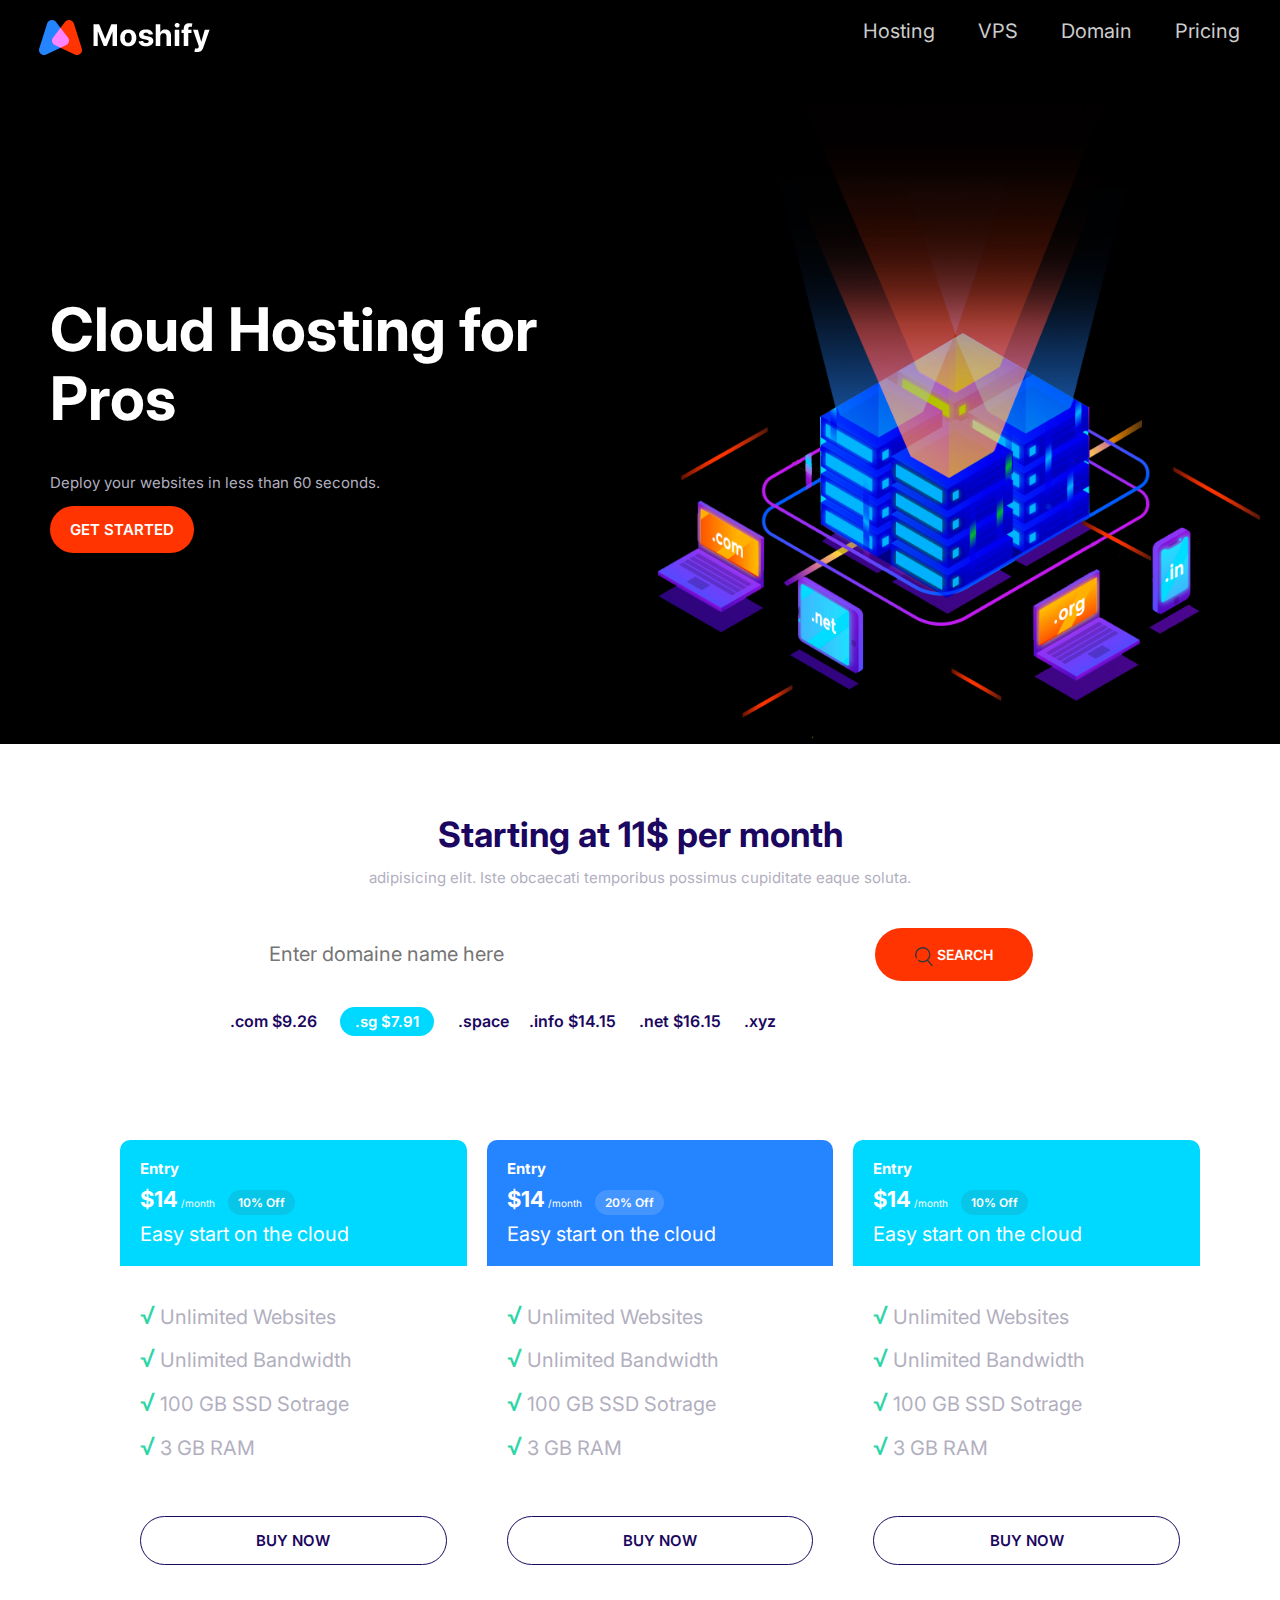
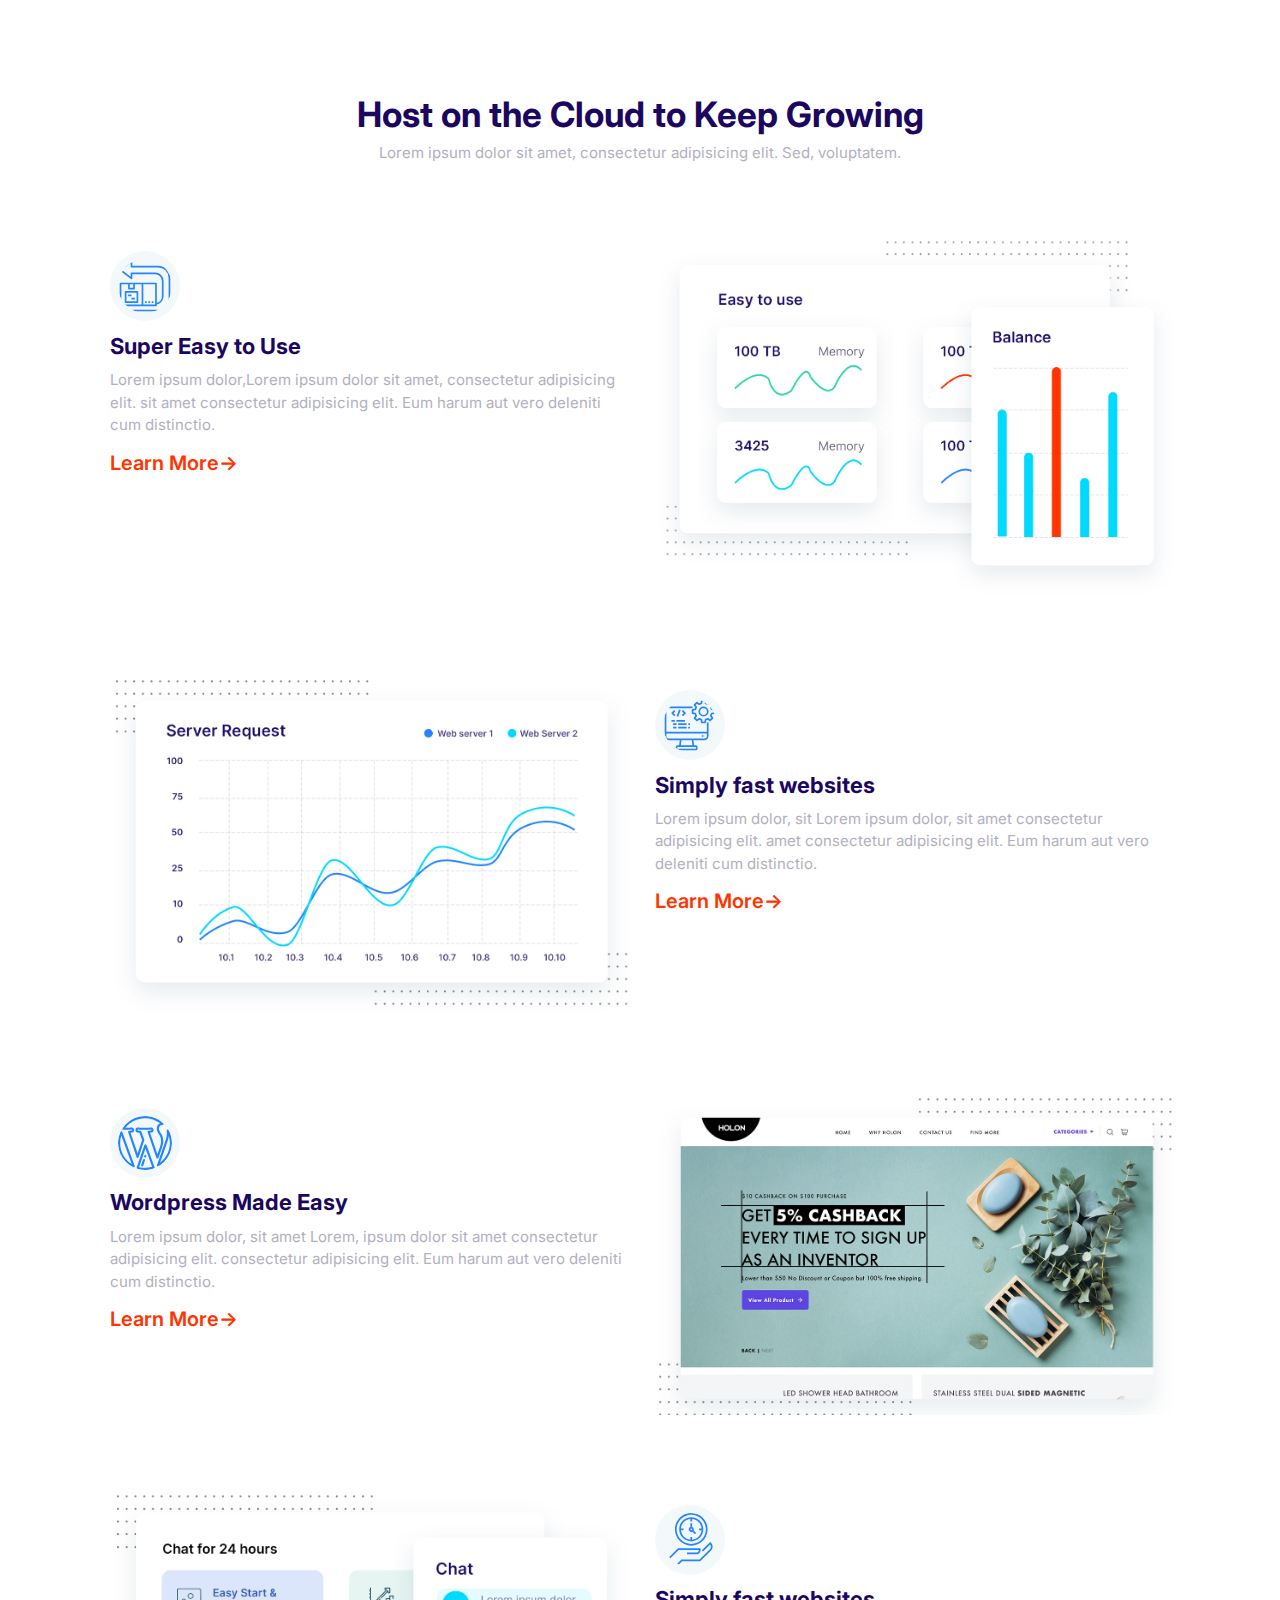
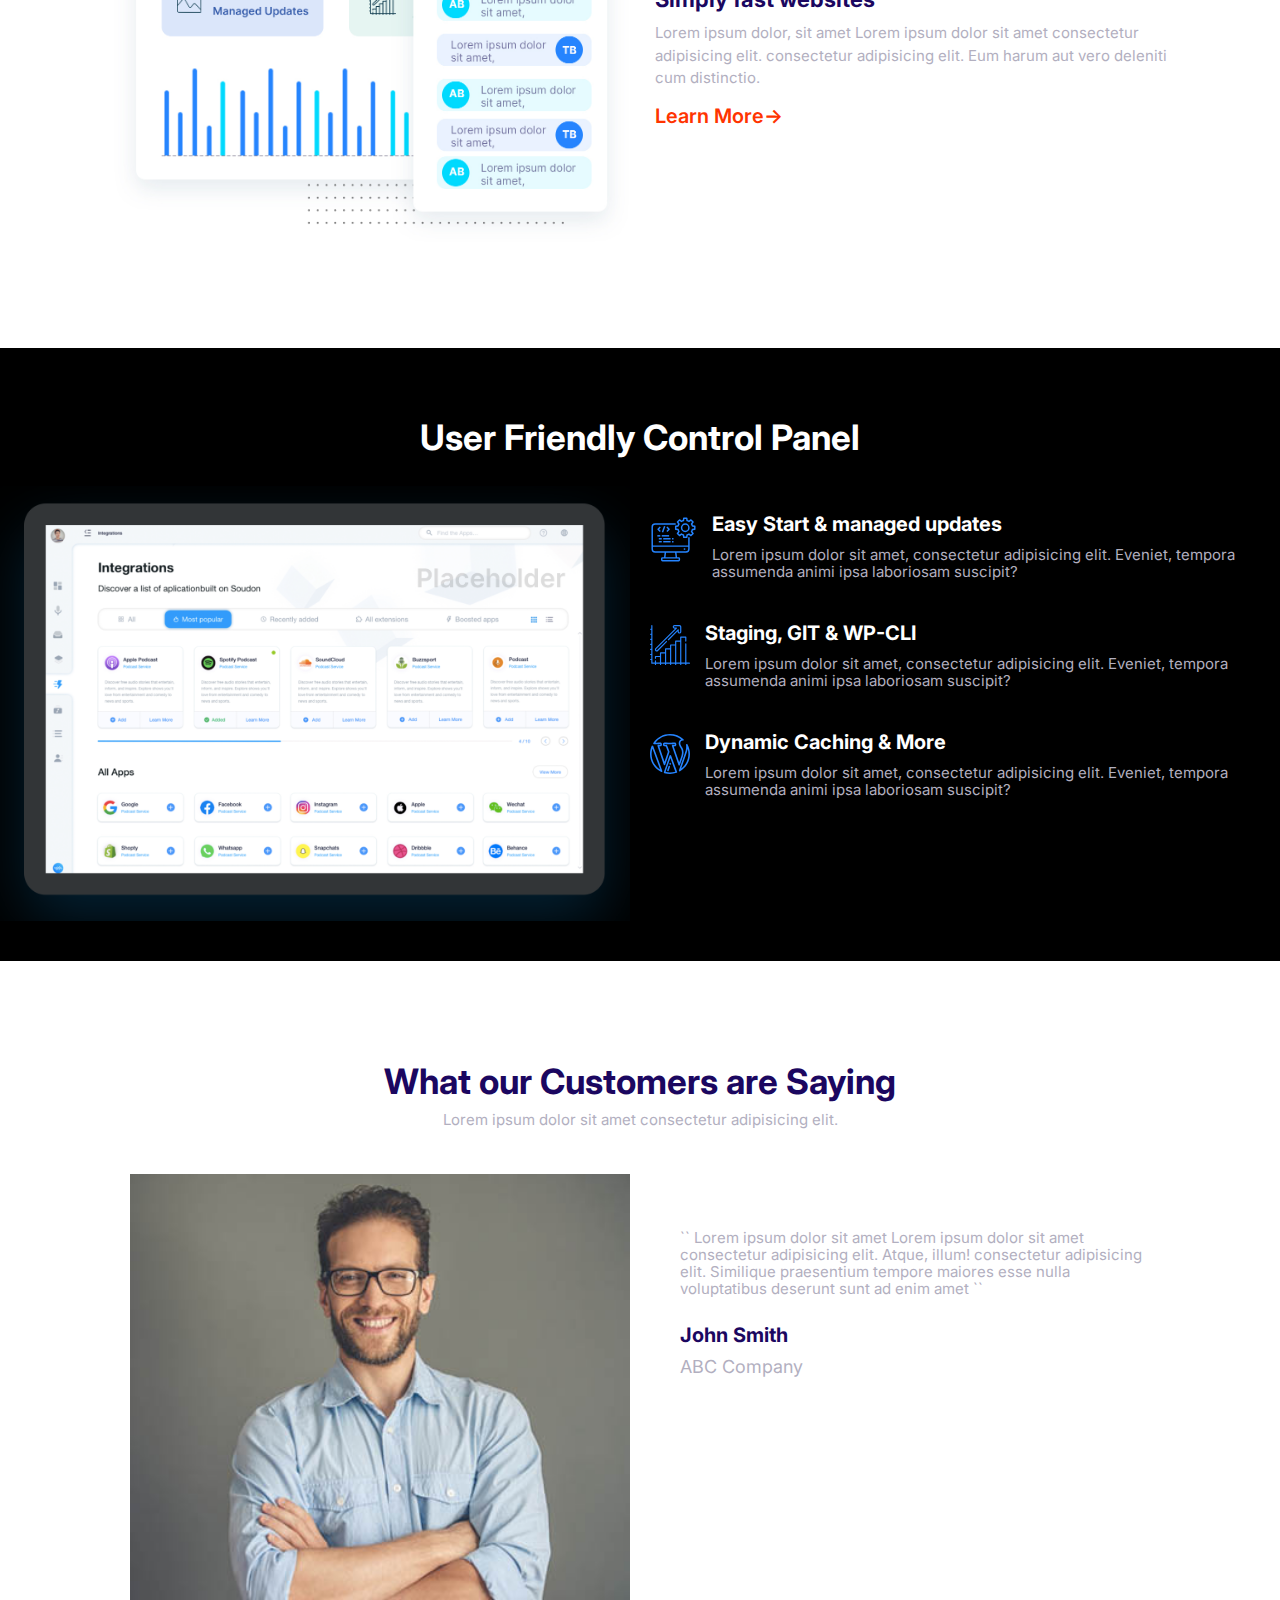
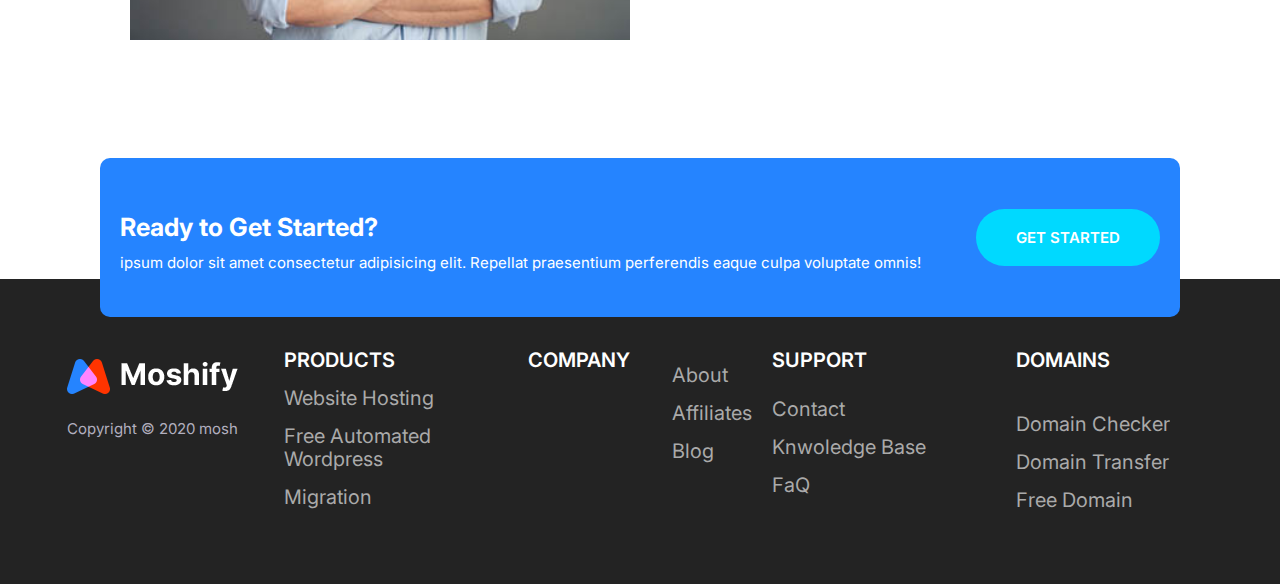
<file: index.html>
<!DOCTYPE html>
<html lang="en">
<head>
    <meta charset="UTF-8">
    <meta http-equiv="X-UA-Compatible" content="IE=edge">
    <meta name="viewport" content="width=device-width, initial-scale=1.0">
    <title>Moshify</title>
    <link rel="stylesheet" href="css/normalize.css">
    <link rel="stylesheet" href="css/style.css">
</head>
  <body>
    <nav class="nav">
        <div class="nav collapsible">
          <img src="images/logo.png" alt="" class="nav__logo">
          <svg class="nav__toggler icon--collapsible icon icon--white" id="light" enable-background="new 0 0 24 24" height="512" viewBox="0 0 24 24" width="512" xmlns="http://www.w3.org/2000/svg"><g><path d="m21.5 24h-19c-1.379 0-2.5-1.122-2.5-2.5v-19c0-1.378 1.121-2.5 2.5-2.5h19c1.379 0 2.5 1.122 2.5 2.5v19c0 1.378-1.121 2.5-2.5 2.5zm-19-23c-.827 0-1.5.673-1.5 1.5v19c0 .827.673 1.5 1.5 1.5h19c.827 0 1.5-.673 1.5-1.5v-19c0-.827-.673-1.5-1.5-1.5z"/></g><g><path d="m16.5 8h-9c-.276 0-.5-.224-.5-.5s.224-.5.5-.5h9c.276 0 .5.224.5.5s-.224.5-.5.5z"/></g><g><path d="m16.5 12.5h-9c-.276 0-.5-.224-.5-.5s.224-.5.5-.5h9c.276 0 .5.224.5.5s-.224.5-.5.5z"/></g><g><path d="m16.5 17h-9c-.276 0-.5-.224-.5-.5s.224-.5.5-.5h9c.276 0 .5.224.5.5s-.224.5-.5.5z"/></g></svg>
          <div class="collapsible__content">
            <ul class="list--block list__nav list--collapsible">
              <li>Hosting</li>
                <li>VPS</li>
                <li>Domain</li>
                <li>Pricing</li>
            </ul>
          </div>
        </div>
        <div class="hero grid grid--cols2">
          <div class="hero__content">
            <h1 class="hero__heading">Cloud Hosting for Pros</h1>
            <p class="hero__text">Deploy your websites in less than 60 seconds.</p>
            <div class="hero__btn">
              <button class="btn btn--orange">get started</button>
            </div>
          </div>
          <img src="images/banner.png" alt="" class="hero__img">
        </div>
     </nav>
     <div class="desc">
      <h2 class="desc__heading">
         Starting at 11$ per month
      </h2>
      <p class="desc__text">adipisicing elit. Iste obcaecati temporibus possimus cupiditate eaque soluta.</p>
      <div class="desc__footer">
          <di class="desc__input">
                  <div class="search">
                      <input type="text"  class="input__search" placeholder="Enter domaine name here">
                      <button class="btn btn--orange btn__desc">
                          <svg class="icon icon--search icon--white" id="Layer_1" data-name="Layer 1" xmlns="http://www.w3.org/2000/svg" viewBox="0 0 21.8 23.8"><defs><style>.cls-1{fill:#ecf6fc;}</style></defs><path class="cls-1" d="M11,17.9a8.7,8.7,0,0,0,.8,4.8,1,1,0,0,0,1.2.4.8.8,0,0,0,.4-1.2,8.3,8.3,0,0,1-.7-3.8,7.6,7.6,0,0,1,15.2,1.1A7.7,7.7,0,0,1,16.1,25a.8.8,0,0,0-1.2.2.9.9,0,0,0,.2,1.3A10,10,0,0,0,19.6,28a9.3,9.3,0,0,0,6.1-1.7l5.5,6.4a.9.9,0,0,0,.6.3.7.7,0,0,0,.7-.2.9.9,0,0,0,.1-1.2L27,25.2a8.9,8.9,0,0,0,2.6-5.8A9.3,9.3,0,1,0,11,17.9Z" transform="translate(-10.9 -9.3)"/></svg>
                          <span class="search__text ">search</span>
                      </button>
                  </div>
          
                
          <div class="desc__list">
              <ul class="list--inline list--blue">
                  <div class="list-row1">
                      <li>.com $9.26</li>
                      <li><span class="badges badges--primary">.sg $7.91</span>
                      </li>
                      <li>.space</li>
                  </div>
                  <div class="list-row2">
                      <li>.info $14.15</li>
                      <li>.net $16.15</li>
                      <li>.xyz</li>
                 
                      </div>
              </ul>
          </div>
      </div>
    </div>
    <div class="grid container grid--cols3">
    <div class="card">
       <div class="card__header">
           <p class="header-title">Entry</p>
           <div class="card__header-price">
               <h3 class="price__title">$14 </h3>
               <span>/month</span>
               <span class="price__offer badges badges--small badge--small--lightenBlue">10% Off</span>
               <p class="card__desc">Easy start on the cloud</p>
           </div>
       </div>
       <div class="card__body">
           <ul class="list--block">
               <li>Unlimited Websites        </li>
               <li>Unlimited Bandwidth       </li>
               <li>100 GB SSD Sotrage  </li>
               <li>3 GB RAM
            </li>
           </ul>
       </div>
       <div class="card__footer">
           <button class="btn btn--transparent btn--block"> buy now</button>
       </div>
    </div>
    <div class="card card--popular">
       <div class="card__header">
           <p class="header-title">Entry</p>
           <div class="card__header-price">
               <h3 class="price__title">$14 </h3>
               <span>/month</span>
               <span class="price__offer badges badges--small badge--small--darkenBlue">20% Off</span>
               <p class="card__desc">Easy start on the cloud</p>
           </div>
       </div>
       <div class="card__body">
           <ul class="list--block">
            <li>Unlimited Websites        </li>
            <li>Unlimited Bandwidth       </li>
            <li>100 GB SSD Sotrage  </li>
            <li>3 GB RAM
         </li>
           </ul>
       </div>
       <div class="card__footer">
           <button class="btn btn--transparent btn--block"> buy now</button>
       </div>
    </div>
    <div class="card ">
       <div class="card__header">
           <p class="header-title">Entry</p>
           <div class="card__header-price">
               <h3 class="price__title">$14 </h3>
               <span>/month</span>
               <span class="price__offer badges badges--small badge--small--lightenBlue">10% Off</span>
               <p class="card__desc">Easy start on the cloud</p>
           </div>
       </div>
       <div class="card__body">
           <ul class="list--block">
            <li>Unlimited Websites        </li>
            <li>Unlimited Bandwidth       </li>
            <li>100 GB SSD Sotrage  </li>
            <li>3 GB RAM
         </li>
           </ul>
       </div>
       <div class="card__footer">
           <button class="btn btn--transparent btn--block"> buy now</button>
       </div>
    </div>
    </div>
    <div class="content">
      <h2>Host on the Cloud to Keep Growing
      </h2>
      <p>Lorem ipsum dolor sit amet, consectetur adipisicing elit. Sed, voluptatem.
    
      </p>
    </div>
    <div class="features grid grid--cols2">
      <div class="features__content">
        <svg class="icon icon-wrapper icon--blue icon__content" height="512" viewBox="0 0 512 512" width="512" xmlns="http://www.w3.org/2000/svg"><g id="Out_line" data-name="Out line"><path d="m184 304h-112a8.00008 8.00008 0 0 0 -8 8v96a8.00008 8.00008 0 0 0 8 8h112a8.00008 8.00008 0 0 0 8-8v-96a8.00008 8.00008 0 0 0 -8-8zm-8 96h-96v-80h96z"/><path d="m96 336h32v16h-32z"/><path d="m128 368h32v16h-32z"/><path d="m380 64h-244v-40a7.99985 7.99985 0 0 0 -12.87793-6.34082l-104 80a8 8 0 0 0 0 12.68164l104 80a7.99985 7.99985 0 0 0 12.87793-6.34082v-40h216a64.07239 64.07239 0 0 1 64 64v144a63.89737 63.89737 0 0 1 -48 61.99341v-181.99341a8.00008 8.00008 0 0 0 -8-8h-336a8.00008 8.00008 0 0 0 -8 8v256a8.00008 8.00008 0 0 0 8 8h356a116.13134 116.13134 0 0 0 116-116v-200a116.13134 116.13134 0 0 0 -116-116zm-28 176v192h-112v-192zm-208 0v32h-32v-32zm-112 0h64v40a8.00008 8.00008 0 0 0 8 8h48a8.00008 8.00008 0 0 0 8-8v-40h64v192h-192zm448 140a100.113 100.113 0 0 1 -100 100h-348v-32h328a8.00008 8.00008 0 0 0 8-8v-9.605a79.86446 79.86446 0 0 0 64-78.395v-144a80.09041 80.09041 0 0 0 -80-80h-224a8.00008 8.00008 0 0 0 -8 8v31.75293l-82.87891-63.75293 82.87891-63.75293v31.75293a8.00008 8.00008 0 0 0 8 8h252a100.113 100.113 0 0 1 100 100z"/><path d="m320 400h16v16h-16z"/><path d="m288 400h16v16h-16z"/><path d="m256 400h16v16h-16z"/></g></svg>
          <h3 class="content__heading">Super Easy to Use</h3>
          <p class="content__text">Lorem ipsum dolor,Lorem ipsum dolor sit amet, consectetur adipisicing elit. sit amet consectetur adipisicing elit. Eum harum aut vero deleniti cum distinctio.</p>
          <a href="#" class="link--tick">learn more</a>
      </div>
      <img src="images/easy.jpg" class="featurs__img" alt="">
    
      </div>
    
    <div class="features grid grid--cols2">
    <img src="images/fast.jpg" class="featurs__img" alt="">
    
      <div class="features__content">
          <svg class="icon content__icon icon-wrapper icon--blue" height="512" viewBox="0 0 64 64" width="512" xmlns="http://www.w3.org/2000/svg"><g id="Computer-Engineer-Coding-Programing-Configulation"><path d="m13.293 14.293-3 3a1 1 0 0 0 0 1.414l3 3 1.414-1.414-2.293-2.293 2.293-2.293z"/><path d="m14.228 17h8.544v2h-8.544z" transform="matrix(.351 -.936 .936 .351 -4.85 29.002)"/><path d="m23.707 21.707 3-3a1 1 0 0 0 0-1.414l-3-3-1.414 1.414 2.293 2.293-2.293 2.293z"/><path d="m10 26h4v2h-4z"/><path d="m16 26h10v2h-10z"/><path d="m12 30h4v2h-4z"/><path d="m18 30h10v2h-10z"/><path d="m30 30h2v2h-2z"/><path d="m12 34h4v2h-4z"/><path d="m18 34h10v2h-10z"/><path d="m30 34h2v2h-2z"/><path d="m61.142 13.01-2.682-.383a10.86 10.86 0 0 0 -.679-1.639l1.625-2.166a1 1 0 0 0 -.093-1.307l-2.828-2.828a1 1 0 0 0 -1.306-.093l-2.167 1.624a10.9 10.9 0 0 0 -1.639-.678l-.383-2.682a1 1 0 0 0 -.99-.858h-4a1 1 0 0 0 -.99.858l-.383 2.682a10.855 10.855 0 0 0 -1.639.678l-2.167-1.624a1 1 0 0 0 -1.306.093l-2.828 2.828a1 1 0 0 0 -.093 1.307l1.625 2.166a10.86 10.86 0 0 0 -.679 1.639l-2.682.383a1 1 0 0 0 -.858.99v4a1 1 0 0 0 .858.99l2.682.383a10.86 10.86 0 0 0 .679 1.639l-1.625 2.166a1 1 0 0 0 .093 1.307l2.828 2.828a1 1 0 0 0 1.306.093l2.167-1.624a10.855 10.855 0 0 0 1.639.678l.383 2.682a1 1 0 0 0 .99.858h4a1 1 0 0 0 .99-.858l.383-2.682a10.9 10.9 0 0 0 1.639-.678l2.167 1.624a1 1 0 0 0 1.306-.093l2.828-2.828a1 1 0 0 0 .093-1.307l-1.625-2.166a10.86 10.86 0 0 0 .679-1.639l2.682-.383a1 1 0 0 0 .858-.99v-4a1 1 0 0 0 -.858-.99zm-1.142 4.123-2.463.352a1 1 0 0 0 -.827.742 8.923 8.923 0 0 1 -.977 2.357 1 1 0 0 0 .061 1.111l1.492 1.99-1.6 1.6-1.991-1.492a1 1 0 0 0 -1.11-.06 8.859 8.859 0 0 1 -2.356.975 1 1 0 0 0 -.744.828l-.352 2.464h-2.266l-.351-2.463a1 1 0 0 0 -.744-.828 8.859 8.859 0 0 1 -2.356-.975 1 1 0 0 0 -1.11.06l-1.991 1.492-1.6-1.6 1.492-1.99a1 1 0 0 0 .061-1.111 8.923 8.923 0 0 1 -.977-2.357 1 1 0 0 0 -.827-.742l-2.464-.353v-2.266l2.463-.352a1 1 0 0 0 .827-.742 8.923 8.923 0 0 1 .977-2.357 1 1 0 0 0 -.061-1.111l-1.492-1.99 1.6-1.6 1.991 1.492a1 1 0 0 0 1.11.06 8.859 8.859 0 0 1 2.356-.975 1 1 0 0 0 .744-.828l.352-2.464h2.266l.351 2.463a1 1 0 0 0 .744.828 8.859 8.859 0 0 1 2.356.975 1 1 0 0 0 1.11-.06l1.991-1.492 1.6 1.6-1.492 1.99a1 1 0 0 0 -.061 1.111 8.923 8.923 0 0 1 .977 2.357 1 1 0 0 0 .827.742l2.464.353z"/><path d="m48 10a6 6 0 1 0 6 6 6.006 6.006 0 0 0 -6-6zm0 10a4 4 0 1 1 4-4 4 4 0 0 1 -4 4z"/><path d="m52 40h-48v-25a3 3 0 0 1 3-3h28v-2h-28a5.006 5.006 0 0 0 -5 5v30a5.006 5.006 0 0 0 5 5h12.867l-.75 6h-2.117a2 2 0 0 0 -2 2v2a2 2 0 0 0 2 2h22a2 2 0 0 0 2-2v-2a2 2 0 0 0 -2-2h-2.117l-.75-6h12.867a5.006 5.006 0 0 0 5-5v-16h-2zm-13 20h-22v-2h22zm-4.133-4h-13.734l.75-6h12.234zm14.133-8h-42a3 3 0 0 1 -3-3v-3h48v3a3 3 0 0 1 -3 3z"/><path d="m46 44h2v2h-2z"/></g></svg>
          <h3 class="content__heading">Simply fast websites</h3>
          <p class="content__text">Lorem ipsum dolor, sit Lorem ipsum dolor, sit amet consectetur adipisicing elit. amet consectetur adipisicing elit. Eum harum aut vero deleniti cum distinctio.</p>
          <a href="#" class="link--tick">learn more</a>
      </div>
    </div>
    <div class="features grid grid--cols2">
      <div class="features__content">
        <?xml version="1.0" encoding="iso-8859-1"?>
        <!-- Generator: Adobe Illustrator 19.0.0, SVG Export Plug-In . SVG Version: 6.00 Build 0)  -->
        <svg class="icon content__icon icon-wrapper icon--blue" version="1.1" id="Layer_1" xmlns="http://www.w3.org/2000/svg" xmlns:xlink="http://www.w3.org/1999/xlink" x="0px" y="0px"
             viewBox="0 0 512 512" style="enable-background:new 0 0 512 512;" xml:space="preserve">
        <g>
            <g>
                <g>
                    <path d="M41.073,152.466c-1.425-3.903-5.074-6.551-9.226-6.696c-4.175-0.132-7.977,2.245-9.669,6.039
                        C7.468,184.791,0.009,219.844,0.009,255.99c0,48.964,13.875,96.559,40.124,137.639c25.548,39.983,61.564,72.053,104.158,92.743
                        c1.418,0.69,2.941,1.025,4.454,1.025c2.474,0,4.921-0.9,6.836-2.629c3.085-2.785,4.172-7.164,2.747-11.068L41.073,152.466z
                         M20.408,255.99c0-24.264,3.652-47.994,10.883-70.837l98.5,269.854C61.706,412.039,20.408,337.973,20.408,255.99z"/>
                    <path d="M345.376,480.765l-75.473-206.771c-1.471-4.028-5.3-6.702-9.58-6.702c-0.032,0-0.064,0-0.096,0
                        c-4.318,0.041-8.143,2.796-9.55,6.88l-73.753,214.293c-0.907,2.633-0.697,5.523,0.581,7.998c1.278,2.475,3.513,4.319,6.185,5.106
                        C207.225,508.492,231.555,512,256.001,512c29.053,0,57.656-4.883,85.015-14.514c2.907-1.024,5.195-3.307,6.226-6.212
                        c1.031-2.905,0.692-6.121-0.922-8.747C345.897,481.836,345.594,481.272,345.376,480.765z M256.001,491.602
                        c-18.944,0-37.814-2.291-56.238-6.818l60.841-176.773l63.36,173.59C301.937,488.241,279.126,491.602,256.001,491.602z"/>
                    <path d="M373.292,403.888c4.314,0,8.167-2.717,9.612-6.788l27.138-76.438c13.018-33.396,19.346-60.555,19.346-83.022
                        c0-33.87-10.023-51.413-18.869-66.891c-0.054-0.094-0.109-0.189-0.167-0.283c-0.982-1.597-1.959-3.175-2.926-4.737
                        c-10.569-17.065-19.698-31.803-19.698-47.571c0-16.074,11.879-33.424,31.069-33.424c0.317,0,0.804,0.041,1.321,0.085
                        c0.404,0.034,0.805,0.067,1.209,0.093c4.329,0.281,8.341-2.2,10.038-6.179c1.696-3.979,0.699-8.597-2.492-11.52
                        C381.573,23.87,320.18,0,256.001,0C169.666,0,89.708,43.127,42.115,115.365c-2.031,3.083-2.238,7.022-0.541,10.3
                        c1.696,3.277,5.032,5.383,8.72,5.505c6.281,0.208,11.719,0.314,16.16,0.314c23.686,0,58.376-2.55,65.182-3.068
                        c1.089,1.962,1.193,6.64,0.137,8.39c-2.685,0.3-14.319,1.553-26.893,2.209c-3.185,0.166-6.108,1.811-7.902,4.449
                        c-1.794,2.636-2.251,5.961-1.235,8.984l80.48,239.565c1.395,4.153,5.286,6.951,9.668,6.951c0.004,0,0.008,0,0.011,0
                        c4.386-0.005,8.278-2.813,9.665-6.973l53.793-161.323c0.738-2.214,0.696-4.613-0.122-6.8l-29.269-78.243
                        c-1.416-3.782-4.928-6.373-8.959-6.608c-11.584-0.675-22.772-1.988-24.791-2.231c-0.919-1.946-0.707-6.437,0.377-8.368
                        c7.002,0.524,42.099,3.064,64.336,3.064c23.69,0,58.382-2.55,65.184-3.068c1.09,1.961,1.196,6.641,0.139,8.389
                        c-2.677,0.3-14.328,1.554-26.896,2.211c-3.193,0.166-6.123,1.821-7.916,4.469c-1.792,2.648-2.239,5.983-1.207,9.009
                        l83.404,244.49c1.401,4.108,5.25,6.879,9.59,6.906C373.25,403.888,373.27,403.888,373.292,403.888z M303.83,158.48
                        c8.698-0.708,14.988-1.437,15.375-1.483c11.726-1.386,19.321-12.743,18.061-27.005c-1.206-13.633-10.034-22.696-21.423-22.014
                        c-0.065,0.004-0.133,0.008-0.198,0.013c-0.395,0.031-39.714,3.092-64.716,3.092c-23.477,0-63.551-3.063-63.953-3.093
                        c-0.061-0.005-0.122-0.009-0.184-0.012c-11.588-0.695-20.652,9.083-21.489,23.228c-0.836,14.126,6.861,24.914,18.351,25.817
                        c1.624,0.197,9.756,1.164,19.509,1.907l25.701,68.706l-43.012,128.993l-66.564-198.143c8.736-0.709,15.053-1.442,15.444-1.488
                        c11.724-1.386,19.316-12.747,18.055-27.012c-1.207-13.629-10.032-22.697-21.419-22.007c-0.065,0.004-0.133,0.008-0.198,0.013
                        c-0.374,0.031-35.884,2.795-60.879,3.071c44.547-57.103,112.646-90.666,185.71-90.666c51.924,0,101.868,16.978,142.757,48.187
                        c-18.452,8.187-31.428,27.326-31.428,49.574c0,21.573,11.053,39.419,22.755,58.312c0.927,1.497,1.864,3.01,2.806,4.541
                        c8.29,14.509,16.097,28.269,16.097,56.629c0,19.642-6.058,45.128-18.008,75.755c-0.038,0.098-0.074,0.196-0.109,0.295
                        l-17.388,48.972L303.83,158.48z"/>
                    <path d="M480.631,133.175c-2.361-4.308-7.461-6.319-12.133-4.786c-4.669,1.538-7.577,6.188-6.917,11.059
                        c1.038,7.665,1.566,15.707,1.566,23.901c0,26.824-5.711,53.594-17.971,84.247c-0.06,0.15-0.116,0.302-0.169,0.454l-75.07,217.056
                        c-1.393,4.031-0.132,8.504,3.164,11.213c1.868,1.534,4.166,2.319,6.479,2.319c1.765,0,3.539-0.458,5.132-1.388
                        c38.017-22.163,69.889-53.921,92.171-91.842c22.969-39.088,35.109-83.839,35.109-129.417
                        C511.991,213.087,501.147,170.617,480.631,133.175z M399.158,443.029l65.051-188.086c9.331-23.375,15.137-44.781,17.736-65.726
                        c6.365,21.591,9.65,44.116,9.65,66.774C491.595,329.489,456.798,398.762,399.158,443.029z"/>
                </g>
            </g>
        </g>
        <g>
            <g>
                <path d="M262.286,369.734c-5.342-1.782-11.119,1.108-12.901,6.451l-1.36,4.079c-1.781,5.343,1.108,11.119,6.451,12.901
                    c1.07,0.357,2.157,0.526,3.226,0.526c4.27,0,8.25-2.703,9.675-6.977l1.36-4.079C270.518,377.292,267.629,371.516,262.286,369.734z
                    "/>
            </g>
        </g>
        <g>
            <g>
                <path d="M249.707,407.472c-5.344-1.786-11.119,1.108-12.901,6.45l-16.999,50.996c-1.781,5.343,1.108,11.119,6.451,12.9
                    c1.07,0.358,2.157,0.527,3.226,0.527c4.27,0,8.25-2.703,9.675-6.977l16.998-50.996
                    C257.939,415.029,255.05,409.253,249.707,407.472z"/>
            </g>
        </g>
        <g>
        </g>
        <g>
        </g>
        <g>
        </g>
        <g>
        </g>
        <g>
        </g>
        <g>
        </g>
        <g>
        </g>
        <g>
        </g>
        <g>
        </g>
        <g>
        </g>
        <g>
        </g>
        <g>
        </g>
        <g>
        </g>
        <g>
        </g>
        <g>
        </g>
        </svg>
        
          <h3 class="content__heading">Wordpress Made Easy</h3>
          <p class="content__text">Lorem ipsum dolor, sit amet Lorem, ipsum dolor sit amet consectetur adipisicing elit. consectetur adipisicing elit. Eum harum aut vero deleniti cum distinctio.</p>
          <a href="#" class="link--tick">learn more</a>
      </div>
      <img src="images/wordpress.jpg" class="featurs__img" alt="">
    
    </div>
    <div class="features grid grid--cols2">
    <img src="images/support.jpg" class="featurs__img" alt="">
      <div class="features__content">
        <?xml version="1.0" encoding="iso-8859-1"?>
        <!-- Generator: Adobe Illustrator 19.0.0, SVG Export Plug-In . SVG Version: 6.00 Build 0)  -->
        <svg class="icon content__icon icon-wrapper icon--blue"  version="1.1" id="Capa_1" xmlns="http://www.w3.org/2000/svg" xmlns:xlink="http://www.w3.org/1999/xlink" x="0px" y="0px"
             viewBox="0 0 501.656 501.656" style="enable-background:new 0 0 501.656 501.656;" xml:space="preserve">
        <g>
            <g>
                <path d="M342.512,328h-200c-2.122,0-4.156,0.844-5.656,2.344l-96,96l11.312,11.312L145.824,344h187.888
                    c-1.664,9.496-6.888,24-23.2,24h-88v16h88c31.64,0,40-31.4,40-48C350.512,331.582,346.93,328,342.512,328z"/>
            </g>
        </g>
        <g>
            <g>
                <path d="M444.168,274.344c-3.124-3.123-8.188-3.123-11.312,0l-72,72l11.312,11.312l65.712-65.712
                    c10.828,14.37,8.629,34.68-5.024,46.4L339.2,432H174.512c-2.122,0-4.156,0.844-5.656,2.344l-56,56l11.312,11.312L177.824,448
                    h164.688c2.122,0,4.156-0.844,5.656-2.344l96-96C473.96,319.864,457.192,287.368,444.168,274.344z"/>
            </g>
        </g>
        <g>
            <g>
                <path d="M262.512,0c-83.947,0-152,68.053-152,152s68.053,152,152,152c83.909-0.093,151.907-68.091,152-152
                    C414.512,68.053,346.459,0,262.512,0z M262.512,288c-75.111,0-136-60.889-136-136s60.89-136,136-136
                    c75.076,0.084,135.916,60.924,136,136C398.512,227.111,337.623,288,262.512,288z"/>
            </g>
        </g>
        <g>
            <g>
                <path d="M262.512,40c-61.856,0-112,50.144-112,112s50.145,112,112,112c61.828-0.066,111.934-50.172,112-112
                    C374.512,90.144,324.368,40,262.512,40z M270.512,247.666V224h-16v23.666c-46.637-3.848-83.817-41.028-87.666-87.666h23.666v-16
                    h-23.666c3.849-46.637,41.029-83.817,87.666-87.666V80h16V56.343c46.612,3.893,83.764,41.045,87.657,87.657h-23.657v16h23.666
                    C354.33,206.637,317.15,243.817,270.512,247.666z"/>
            </g>
        </g>
        <g>
            <g>
                <path d="M284.18,162.33c1.494-3.129,2.333-6.631,2.333-10.33c0-10.449-6.68-19.334-16-22.629V96h-16v33.371
                    c-9.32,3.295-16,12.18-16,22.629c-0.001,13.255,10.745,24,23.999,24c3.711,0,7.225-0.843,10.362-2.347l23.977,23.977
                    l11.314-11.314L284.18,162.33z M262.512,160c-4.418,0-8-3.582-8-8c0-4.418,3.582-8,8-8c4.418,0,8,3.582,8,8
                    C270.512,156.418,266.93,160,262.512,160z"/>
            </g>
        </g>
        <g>
        </g>
        <g>
        </g>
        <g>
        </g>
        <g>
        </g>
        <g>
        </g>
        <g>
        </g>
        <g>
        </g>
        <g>
        </g>
        <g>
        </g>
        <g>
        </g>
        <g>
        </g>
        <g>
        </g>
        <g>
        </g>
        <g>
        </g>
        <g>
        </g>
        </svg>
        
          <h3 class="content__heading">Simply fast websites</h3>
          <p class="content__text">Lorem ipsum dolor, sit amet Lorem ipsum dolor sit amet consectetur adipisicing elit. consectetur adipisicing elit. Eum harum aut vero deleniti cum distinctio.</p>
          <a href="#" class="link--tick">learn more</a>
      </div>
    
    </div>
    <div class="showcase">
      <h2 class="showcase__title"> User Friendly Control Panel</h2>
      <div class="grid grid--cols2">
          <img src="images/ipad.png" alt="" class="showcase__img">
          <div class="gridPart2">
              <div class="showcase__features">
                  <div class="showase__logo">
                    <svg class="icon icon--blue icon__showcase icon__showcase--small" height="512" viewBox="0 0 64 64" width="512" xmlns="http://www.w3.org/2000/svg"><g id="Computer-Engineer-Coding-Programing-Configulation"><path d="m13.293 14.293-3 3a1 1 0 0 0 0 1.414l3 3 1.414-1.414-2.293-2.293 2.293-2.293z"/><path d="m14.228 17h8.544v2h-8.544z" transform="matrix(.351 -.936 .936 .351 -4.85 29.002)"/><path d="m23.707 21.707 3-3a1 1 0 0 0 0-1.414l-3-3-1.414 1.414 2.293 2.293-2.293 2.293z"/><path d="m10 26h4v2h-4z"/><path d="m16 26h10v2h-10z"/><path d="m12 30h4v2h-4z"/><path d="m18 30h10v2h-10z"/><path d="m30 30h2v2h-2z"/><path d="m12 34h4v2h-4z"/><path d="m18 34h10v2h-10z"/><path d="m30 34h2v2h-2z"/><path d="m61.142 13.01-2.682-.383a10.86 10.86 0 0 0 -.679-1.639l1.625-2.166a1 1 0 0 0 -.093-1.307l-2.828-2.828a1 1 0 0 0 -1.306-.093l-2.167 1.624a10.9 10.9 0 0 0 -1.639-.678l-.383-2.682a1 1 0 0 0 -.99-.858h-4a1 1 0 0 0 -.99.858l-.383 2.682a10.855 10.855 0 0 0 -1.639.678l-2.167-1.624a1 1 0 0 0 -1.306.093l-2.828 2.828a1 1 0 0 0 -.093 1.307l1.625 2.166a10.86 10.86 0 0 0 -.679 1.639l-2.682.383a1 1 0 0 0 -.858.99v4a1 1 0 0 0 .858.99l2.682.383a10.86 10.86 0 0 0 .679 1.639l-1.625 2.166a1 1 0 0 0 .093 1.307l2.828 2.828a1 1 0 0 0 1.306.093l2.167-1.624a10.855 10.855 0 0 0 1.639.678l.383 2.682a1 1 0 0 0 .99.858h4a1 1 0 0 0 .99-.858l.383-2.682a10.9 10.9 0 0 0 1.639-.678l2.167 1.624a1 1 0 0 0 1.306-.093l2.828-2.828a1 1 0 0 0 .093-1.307l-1.625-2.166a10.86 10.86 0 0 0 .679-1.639l2.682-.383a1 1 0 0 0 .858-.99v-4a1 1 0 0 0 -.858-.99zm-1.142 4.123-2.463.352a1 1 0 0 0 -.827.742 8.923 8.923 0 0 1 -.977 2.357 1 1 0 0 0 .061 1.111l1.492 1.99-1.6 1.6-1.991-1.492a1 1 0 0 0 -1.11-.06 8.859 8.859 0 0 1 -2.356.975 1 1 0 0 0 -.744.828l-.352 2.464h-2.266l-.351-2.463a1 1 0 0 0 -.744-.828 8.859 8.859 0 0 1 -2.356-.975 1 1 0 0 0 -1.11.06l-1.991 1.492-1.6-1.6 1.492-1.99a1 1 0 0 0 .061-1.111 8.923 8.923 0 0 1 -.977-2.357 1 1 0 0 0 -.827-.742l-2.464-.353v-2.266l2.463-.352a1 1 0 0 0 .827-.742 8.923 8.923 0 0 1 .977-2.357 1 1 0 0 0 -.061-1.111l-1.492-1.99 1.6-1.6 1.991 1.492a1 1 0 0 0 1.11.06 8.859 8.859 0 0 1 2.356-.975 1 1 0 0 0 .744-.828l.352-2.464h2.266l.351 2.463a1 1 0 0 0 .744.828 8.859 8.859 0 0 1 2.356.975 1 1 0 0 0 1.11-.06l1.991-1.492 1.6 1.6-1.492 1.99a1 1 0 0 0 -.061 1.111 8.923 8.923 0 0 1 .977 2.357 1 1 0 0 0 .827.742l2.464.353z"/><path d="m48 10a6 6 0 1 0 6 6 6.006 6.006 0 0 0 -6-6zm0 10a4 4 0 1 1 4-4 4 4 0 0 1 -4 4z"/><path d="m52 40h-48v-25a3 3 0 0 1 3-3h28v-2h-28a5.006 5.006 0 0 0 -5 5v30a5.006 5.006 0 0 0 5 5h12.867l-.75 6h-2.117a2 2 0 0 0 -2 2v2a2 2 0 0 0 2 2h22a2 2 0 0 0 2-2v-2a2 2 0 0 0 -2-2h-2.117l-.75-6h12.867a5.006 5.006 0 0 0 5-5v-16h-2zm-13 20h-22v-2h22zm-4.133-4h-13.734l.75-6h12.234zm14.133-8h-42a3 3 0 0 1 -3-3v-3h48v3a3 3 0 0 1 -3 3z"/><path d="m46 44h2v2h-2z"/></g></svg>
                  </div>
                  <div class="showcase__content">
                      <h4 class="showcase__heading">Easy Start & managed updates</h4>
                      <p class="showcase__text">Lorem ipsum dolor sit amet, consectetur adipisicing elit. Eveniet, tempora assumenda animi ipsa laboriosam suscipit?</p>
                  </div>
                      </div>
              <div class="showcase__features">
                  <div class="showase__logo">
                   <svg class="icon icon--blue icon__showcase" id="Capa_1" enable-background="new 0 0 512 512" height="512" viewBox="0 0 512 512" width="512" xmlns="http://www.w3.org/2000/svg"><g><g><path d="m504.5 480.837h-38.97v-240.347c0-4.142-3.357-7.5-7.5-7.5s-7.5 3.358-7.5 7.5v240.347h-49.648l-.002-318.357h49.65v43.01c0 4.142 3.357 7.5 7.5 7.5s7.5-3.358 7.5-7.5v-50.51c0-4.142-3.357-7.5-7.5-7.5h-64.65c-4.143 0-7.5 3.358-7.5 7.5v43.012h-57.148c-4.143 0-7.5 3.358-7.5 7.5v43.008h-57.15c-4.143 0-7.5 3.358-7.5 7.5v43.008h-57.15c-4.143 0-7.5 3.358-7.5 7.5v43.008h-57.15c-4.143 0-7.5 3.358-7.5 7.5v38.964h-57.152c-4.143 0-7.5 3.358-7.5 7.5v20.89c0 4.142 3.357 7.5 7.5 7.5s7.5-3.358 7.5-7.5v-13.39h49.65v69.857h-49.65v-21.467c0-4.142-3.357-7.5-7.5-7.5s-7.5 3.358-7.5 7.5v21.467h-31.467v-473.337c0-4.142-3.357-7.5-7.5-7.5s-7.5 3.358-7.5 7.5v38.967h-8.663c-4.143 0-7.5 3.358-7.5 7.5s3.357 7.5 7.5 7.5h8.663v49.65h-8.663c-4.143 0-7.5 3.358-7.5 7.5s3.357 7.5 7.5 7.5h8.663v49.65h-8.663c-4.143 0-7.5 3.358-7.5 7.5s3.357 7.5 7.5 7.5h8.663v49.65h-8.663c-4.143 0-7.5 3.358-7.5 7.5s3.357 7.5 7.5 7.5h8.663v49.651h-8.663c-4.143 0-7.5 3.358-7.5 7.5s3.357 7.5 7.5 7.5h8.663v49.65h-8.663c-4.143 0-7.5 3.358-7.5 7.5s3.357 7.5 7.5 7.5h8.663v49.65h-8.663c-4.143 0-7.5 3.358-7.5 7.5s3.357 7.5 7.5 7.5h8.663v38.967c0 4.142 3.357 7.5 7.5 7.5h38.967v8.663c0 4.142 3.357 7.5 7.5 7.5s7.5-3.358 7.5-7.5v-8.66h49.65v8.66c0 4.142 3.357 7.5 7.5 7.5s7.5-3.358 7.5-7.5v-8.663h49.65v8.663c0 4.142 3.357 7.5 7.5 7.5s7.5-3.358 7.5-7.5v-8.663h49.65v8.663c0 4.142 3.357 7.5 7.5 7.5s7.5-3.358 7.5-7.5v-8.663h49.65v8.663c0 4.142 3.357 7.5 7.5 7.5s7.5-3.358 7.5-7.5v-8.663h49.65v8.663c0 4.142 3.357 7.5 7.5 7.5s7.5-3.358 7.5-7.5v-8.66h49.65v8.66c0 4.142 3.357 7.5 7.5 7.5s7.5-3.358 7.5-7.5v-8.663h38.97c4.143 0 7.5-3.358 7.5-7.5s-3.357-7.498-7.5-7.498zm-362.22-116.321h49.65v116.321h-49.65zm64.651-50.508h49.65v166.829h-49.65zm64.65-50.508h49.65v217.337h-49.65zm64.65-50.508h49.648v267.846h-49.648z"/><path d="m86.1 338.44c6.323 0 12.267-2.46 16.734-6.927l112.91-112.91c2.929-2.929 2.929-7.678 0-10.606-2.93-2.929-7.678-2.929-10.607 0l-112.909 112.909c-1.635 1.634-3.811 2.534-6.128 2.534-2.311 0-4.482-.9-6.116-2.533-1.64-1.64-2.543-3.817-2.543-6.13 0-2.311.901-4.484 2.543-6.123l263.521-263.52c2.145-2.145 2.786-5.371 1.625-8.173-1.16-2.803-3.896-4.63-6.929-4.63h-23.61c-4.775 0-8.66-3.889-8.66-8.67 0-4.775 3.885-8.66 8.66-8.66h62.63c4.775 0 8.66 3.885 8.66 8.66v62.63c0 4.781-3.885 8.67-8.66 8.67s-8.66-3.889-8.66-8.67v-23.611c0-3.034-1.827-5.768-4.63-6.929-2.804-1.161-6.027-.518-8.174 1.626l-125.88 125.88c-2.929 2.929-2.929 7.678 0 10.606 2.93 2.929 7.678 2.929 10.607 0l113.076-113.076v5.503c0 13.052 10.614 23.67 23.66 23.67s23.66-10.618 23.66-23.67v-62.63c0-13.046-10.614-23.66-23.66-23.66h-62.63c-13.046 0-23.66 10.614-23.66 23.66 0 13.052 10.614 23.67 23.66 23.67h5.504l-250.714 250.713c-4.475 4.469-6.939 10.412-6.939 16.733 0 6.32 2.463 12.264 6.937 16.737 4.466 4.467 10.405 6.927 16.722 6.927z"/></g></g></svg>

                  </div>
                  
                  <div class="showcase__content">
                      <h4 class="showcase__heading">Staging, GIT & WP-CLI
                    </h4>
                      <p class="showcase__text">Lorem ipsum dolor sit amet, consectetur adipisicing elit. Eveniet, tempora assumenda animi ipsa laboriosam suscipit?</p>
                  </div>
                      </div>
              <div class="showcase__features">
                  <div class="showase__logo">
                    <?xml version="1.0" encoding="iso-8859-1"?>
                    <!-- Generator: Adobe Illustrator 19.0.0, SVG Export Plug-In . SVG Version: 6.00 Build 0)  -->
                    <svg class="icon icon--blue  icon__showcase" version="1.1" id="Layer_1" xmlns="http://www.w3.org/2000/svg" xmlns:xlink="http://www.w3.org/1999/xlink" x="0px" y="0px"
                         viewBox="0 0 512 512" style="enable-background:new 0 0 512 512;" xml:space="preserve">
                    <g>
                        <g>
                            <g>
                                <path d="M41.073,152.466c-1.425-3.903-5.074-6.551-9.226-6.696c-4.175-0.132-7.977,2.245-9.669,6.039
                                    C7.468,184.791,0.009,219.844,0.009,255.99c0,48.964,13.875,96.559,40.124,137.639c25.548,39.983,61.564,72.053,104.158,92.743
                                    c1.418,0.69,2.941,1.025,4.454,1.025c2.474,0,4.921-0.9,6.836-2.629c3.085-2.785,4.172-7.164,2.747-11.068L41.073,152.466z
                                     M20.408,255.99c0-24.264,3.652-47.994,10.883-70.837l98.5,269.854C61.706,412.039,20.408,337.973,20.408,255.99z"/>
                                <path d="M345.376,480.765l-75.473-206.771c-1.471-4.028-5.3-6.702-9.58-6.702c-0.032,0-0.064,0-0.096,0
                                    c-4.318,0.041-8.143,2.796-9.55,6.88l-73.753,214.293c-0.907,2.633-0.697,5.523,0.581,7.998c1.278,2.475,3.513,4.319,6.185,5.106
                                    C207.225,508.492,231.555,512,256.001,512c29.053,0,57.656-4.883,85.015-14.514c2.907-1.024,5.195-3.307,6.226-6.212
                                    c1.031-2.905,0.692-6.121-0.922-8.747C345.897,481.836,345.594,481.272,345.376,480.765z M256.001,491.602
                                    c-18.944,0-37.814-2.291-56.238-6.818l60.841-176.773l63.36,173.59C301.937,488.241,279.126,491.602,256.001,491.602z"/>
                                <path d="M373.292,403.888c4.314,0,8.167-2.717,9.612-6.788l27.138-76.438c13.018-33.396,19.346-60.555,19.346-83.022
                                    c0-33.87-10.023-51.413-18.869-66.891c-0.054-0.094-0.109-0.189-0.167-0.283c-0.982-1.597-1.959-3.175-2.926-4.737
                                    c-10.569-17.065-19.698-31.803-19.698-47.571c0-16.074,11.879-33.424,31.069-33.424c0.317,0,0.804,0.041,1.321,0.085
                                    c0.404,0.034,0.805,0.067,1.209,0.093c4.329,0.281,8.341-2.2,10.038-6.179c1.696-3.979,0.699-8.597-2.492-11.52
                                    C381.573,23.87,320.18,0,256.001,0C169.666,0,89.708,43.127,42.115,115.365c-2.031,3.083-2.238,7.022-0.541,10.3
                                    c1.696,3.277,5.032,5.383,8.72,5.505c6.281,0.208,11.719,0.314,16.16,0.314c23.686,0,58.376-2.55,65.182-3.068
                                    c1.089,1.962,1.193,6.64,0.137,8.39c-2.685,0.3-14.319,1.553-26.893,2.209c-3.185,0.166-6.108,1.811-7.902,4.449
                                    c-1.794,2.636-2.251,5.961-1.235,8.984l80.48,239.565c1.395,4.153,5.286,6.951,9.668,6.951c0.004,0,0.008,0,0.011,0
                                    c4.386-0.005,8.278-2.813,9.665-6.973l53.793-161.323c0.738-2.214,0.696-4.613-0.122-6.8l-29.269-78.243
                                    c-1.416-3.782-4.928-6.373-8.959-6.608c-11.584-0.675-22.772-1.988-24.791-2.231c-0.919-1.946-0.707-6.437,0.377-8.368
                                    c7.002,0.524,42.099,3.064,64.336,3.064c23.69,0,58.382-2.55,65.184-3.068c1.09,1.961,1.196,6.641,0.139,8.389
                                    c-2.677,0.3-14.328,1.554-26.896,2.211c-3.193,0.166-6.123,1.821-7.916,4.469c-1.792,2.648-2.239,5.983-1.207,9.009
                                    l83.404,244.49c1.401,4.108,5.25,6.879,9.59,6.906C373.25,403.888,373.27,403.888,373.292,403.888z M303.83,158.48
                                    c8.698-0.708,14.988-1.437,15.375-1.483c11.726-1.386,19.321-12.743,18.061-27.005c-1.206-13.633-10.034-22.696-21.423-22.014
                                    c-0.065,0.004-0.133,0.008-0.198,0.013c-0.395,0.031-39.714,3.092-64.716,3.092c-23.477,0-63.551-3.063-63.953-3.093
                                    c-0.061-0.005-0.122-0.009-0.184-0.012c-11.588-0.695-20.652,9.083-21.489,23.228c-0.836,14.126,6.861,24.914,18.351,25.817
                                    c1.624,0.197,9.756,1.164,19.509,1.907l25.701,68.706l-43.012,128.993l-66.564-198.143c8.736-0.709,15.053-1.442,15.444-1.488
                                    c11.724-1.386,19.316-12.747,18.055-27.012c-1.207-13.629-10.032-22.697-21.419-22.007c-0.065,0.004-0.133,0.008-0.198,0.013
                                    c-0.374,0.031-35.884,2.795-60.879,3.071c44.547-57.103,112.646-90.666,185.71-90.666c51.924,0,101.868,16.978,142.757,48.187
                                    c-18.452,8.187-31.428,27.326-31.428,49.574c0,21.573,11.053,39.419,22.755,58.312c0.927,1.497,1.864,3.01,2.806,4.541
                                    c8.29,14.509,16.097,28.269,16.097,56.629c0,19.642-6.058,45.128-18.008,75.755c-0.038,0.098-0.074,0.196-0.109,0.295
                                    l-17.388,48.972L303.83,158.48z"/>
                                <path d="M480.631,133.175c-2.361-4.308-7.461-6.319-12.133-4.786c-4.669,1.538-7.577,6.188-6.917,11.059
                                    c1.038,7.665,1.566,15.707,1.566,23.901c0,26.824-5.711,53.594-17.971,84.247c-0.06,0.15-0.116,0.302-0.169,0.454l-75.07,217.056
                                    c-1.393,4.031-0.132,8.504,3.164,11.213c1.868,1.534,4.166,2.319,6.479,2.319c1.765,0,3.539-0.458,5.132-1.388
                                    c38.017-22.163,69.889-53.921,92.171-91.842c22.969-39.088,35.109-83.839,35.109-129.417
                                    C511.991,213.087,501.147,170.617,480.631,133.175z M399.158,443.029l65.051-188.086c9.331-23.375,15.137-44.781,17.736-65.726
                                    c6.365,21.591,9.65,44.116,9.65,66.774C491.595,329.489,456.798,398.762,399.158,443.029z"/>
                            </g>
                        </g>
                    </g>
                    <g>
                        <g>
                            <path d="M262.286,369.734c-5.342-1.782-11.119,1.108-12.901,6.451l-1.36,4.079c-1.781,5.343,1.108,11.119,6.451,12.901
                                c1.07,0.357,2.157,0.526,3.226,0.526c4.27,0,8.25-2.703,9.675-6.977l1.36-4.079C270.518,377.292,267.629,371.516,262.286,369.734z
                                "/>
                        </g>
                    </g>
                    <g>
                        <g>
                            <path d="M249.707,407.472c-5.344-1.786-11.119,1.108-12.901,6.45l-16.999,50.996c-1.781,5.343,1.108,11.119,6.451,12.9
                                c1.07,0.358,2.157,0.527,3.226,0.527c4.27,0,8.25-2.703,9.675-6.977l16.998-50.996
                                C257.939,415.029,255.05,409.253,249.707,407.472z"/>
                        </g>
                    </g>
                    <g>
                    </g>
                    <g>
                    </g>
                    <g>
                    </g>
                    <g>
                    </g>
                    <g>
                    </g>
                    <g>
                    </g>
                    <g>
                    </g>
                    <g>
                    </g>
                    <g>
                    </g>
                    <g>
                    </g>
                    <g>
                    </g>
                    <g>
                    </g>
                    <g>
                    </g>
                    <g>
                    </g>
                    <g>
                    </g>
                    </svg>
                    
                  </div>
                  <div class="showcase__content">
                      <h4 class="showcase__heading">Dynamic Caching & More
                    </h4>
                      <p class="showcase__text">Lorem ipsum dolor sit amet, consectetur adipisicing elit. Eveniet, tempora assumenda animi ipsa laboriosam suscipit?</p>
                  </div>
                      </div>
          </div>
    </div>          
    </div>
    <div class="content">
    <h2>What our Customers are Saying
    </h2>
    <p>Lorem ipsum dolor sit amet consectetur adipisicing elit.</p>
    </div>
    <div class="testimonial grid grid--cols2">
      <img src="images/testimonial.jpg" alt="" class="img__testimonial">
      <div class="testimonial__content">
          <p class="testimonial__text">
              `` Lorem ipsum dolor sit amet Lorem ipsum dolor sit amet consectetur adipisicing elit. Atque, illum! consectetur adipisicing elit. Similique praesentium tempore maiores esse nulla voluptatibus deserunt sunt ad enim amet ``
          </p>
           
              <h4 class="quoet__auhtor">John Smith</h4>
              <span class="author-post">ABC Company</span>
          
          
      </div>
      </div>
      <div class="callout grid grid--cols2">
        <div class="callout__content">
            <h3 class="callout__heading">Ready to Get Started?</h3>
            <p class="callout__text"> ipsum dolor sit amet consectetur adipisicing elit. Repellat praesentium perferendis eaque culpa voluptate omnis!</p>
        </div>
         <div class="collout__btn">
             <button class="btn btn--lightBlue btn--callout"> get started</button>
         </div>
    </div>

    <footer class="footer grid grid--cols5">

    
        <div class="collapsible">
     
          <h2 class="collapsible__heading">PRODUCTS</h2>
          <svg class="icon icon--white icon--chevron icon--collapsible" id="Layer_1" data-name="Layer 1" xmlns="http://www.w3.org/2000/svg" viewBox="0 0 51 51"><defs><style>.cls-1{fill:#393939;}.cls-2{fill:#fff;}</style></defs><circle class="cls-1" cx="25.5" cy="25.5" r="25.5"/><rect class="cls-2" x="24.4" y="27.9" width="1.6" height="15.24" rx="0.8" transform="matrix(0.78, -0.63, 0.63, 0.78, -21.26, 15.39)"/><rect class="cls-2" x="33.3" y="27.9" width="1.6" height="15.24" rx="0.8" transform="translate(24 -21.9) rotate(37.3)"/></svg>
        <div class="collapsible__content footer__content">
         <ul class="list--footer list--block">
           <li>Website Hosting</li>
           <li>Free Automated Wordpress</li>
           <li>Migration</li>
         </ul>
        </div>
      </div>
        <div class="collapsible">
     
          <h2 class="collapsible__heading">COMPANY</h2>
          <svg class="icon icon--white icon--chevron icon--collapsible" id="Layer_1" data-name="Layer 1" xmlns="http://www.w3.org/2000/svg" viewBox="0 0 51 51"><defs><style>.cls-1{fill:#393939;}.cls-2{fill:#fff;}</style></defs><circle class="cls-1" cx="25.5" cy="25.5" r="25.5"/><rect class="cls-2" x="24.4" y="27.9" width="1.6" height="15.24" rx="0.8" transform="matrix(0.78, -0.63, 0.63, 0.78, -21.26, 15.39)"/><rect class="cls-2" x="33.3" y="27.9" width="1.6" height="15.24" rx="0.8" transform="translate(24 -21.9) rotate(37.3)"/></svg>
        <div class="collapsible__content footer__content">
         <ul class="list--footer list--block">
           <li>About</li>
           <li>Affiliates</li>
           <li>Blog</li>
         </ul>
        </div>
      </div>
        <div class="collapsible">
     
          <h2 class="collapsible__heading">Support</h2>
          <svg class="icon icon--white icon--chevron icon--collapsible" id="Layer_1" data-name="Layer 1" xmlns="http://www.w3.org/2000/svg" viewBox="0 0 51 51"><defs><style>.cls-1{fill:#393939;}.cls-2{fill:#fff;}</style></defs><circle class="cls-1" cx="25.5" cy="25.5" r="25.5"/><rect class="cls-2" x="24.4" y="27.9" width="1.6" height="15.24" rx="0.8" transform="matrix(0.78, -0.63, 0.63, 0.78, -21.26, 15.39)"/><rect class="cls-2" x="33.3" y="27.9" width="1.6" height="15.24" rx="0.8" transform="translate(24 -21.9) rotate(37.3)"/></svg>
        <div class="collapsible__content footer__content">
         <ul class="list--footer list--block">
           <li>Contact</li>
           <li>Knwoledge Base</li>
           <li>FaQ</li>
         </ul>
        </div>
      </div>
        <div class="collapsible">
     
          <h2 class="collapsible__heading">Domains</h2>
          <svg class="icon icon--white icon--chevron icon--collapsible" id="Layer_1" data-name="Layer 1" xmlns="http://www.w3.org/2000/svg" viewBox="0 0 51 51"><defs><style>.cls-1{fill:#393939;}.cls-2{fill:#fff;}</style></defs><circle class="cls-1" cx="25.5" cy="25.5" r="25.5"/><rect class="cls-2" x="24.4" y="27.9" width="1.6" height="15.24" rx="0.8" transform="matrix(0.78, -0.63, 0.63, 0.78, -21.26, 15.39)"/><rect class="cls-2" x="33.3" y="27.9" width="1.6" height="15.24" rx="0.8" transform="translate(24 -21.9) rotate(37.3)"/></svg>
        <div class="collapsible__content">
         <ul class="list--footer list--block">
           <li>Domain Checker</li>
           <li>Domain Transfer</li>
           <li>Free Domain</li>
         </ul>
        </div>
      </div>
      <div class="footer__logo">
        <img src="images/logo.png" alt="" class="footer__img">
        <p>Copyright &copy; 2020 mosh</p>
      </div>
    </footer>
  <script src="main.js"></script>

     </body>
</html>
</file>
<file: css/style.css>
@import url("https://fonts.googleapis.com/css2?family=Inter:wght@400;500;600;700;800&display=swap");

:root {
  --color-primary: #1b0760;
  --color-body: #b2afbf;
  --color-accent: #ff3400;
  --color-card: #00d9ff;
  --color-popularCard: #2584ff;
  --border-radius: 30px;
  --border-radius-cards: 10px;
}
* {
  box-sizing: border-box;
}
html {
  font-size: 62.5%;
}
body {
  font-family: "Inter", sans-serif;
  color: var(--color-body);
  padding: 0rem;
  background-color: #ffffffce;
  cursor: pointer;
}
h1,
h2,
h3,
h4 {
  color: var(--color-primary);
  font-weight: bold;
}
h1 {
  font-size: 6rem;
}
h2 {
  font-size: 3.5rem;
}
h3 {
  font-size: 2.5rem;
}
h4 {
  font-size: 2rem;
}
p {
  font-weight: 400;
  font-size: 1.8rem;
}
@media screen and (min-width: 768px) {
  h1 {
    font-size: 7.5rem;
  }
  h3 {
    font-size: 2.2rem;
  }
  h4 {
    font-size: 2rem;
  }
  p {
    font-size: 1.5rem;
  }
}
/* button */
.btn {
  border-radius: var(--border-radius);
  padding: 1.5rem 2rem;
  border: 0;
  font-weight: 600;
  text-transform: uppercase;
  font-size: 1.8rem;
  transition: 0.3s;
}
.btn--orange {
  background-color: var(--color-accent);
  color: white;
}
.btn--orange:hover {
  background-color: #e93406;
}
.btn--transparent {
  background-color: transparent;
  color: var(--color-primary);
  border: 1px solid var(--color-primary);
  transition: 0.7s;
}
.btn--blue {
  background-color: var(--color-primary);
  color: white;
}
.btn--block {
  width: 100%;
}
.btn--lightBlue {
  background-color: var(--color-card);
  color: white;
}
.btn--lightBlue:hover {
  background-color: #02c0e2;
}
@media screen and (min-width: 768px) {
  .btn {
    font-size: 1.5rem;
  }
}
/* link */
a {
  text-decoration: none;
}
.link--tick {
  color: var(--color-accent);
  text-transform: capitalize;
  font-size: 2rem;
  font-weight: 600;
}
.link--tick::after {
  content: "->";
  transition: margin 0.4s;
}
.link--tick:hover::after {
  margin: 6px;
}
@media screen and (min-width: 768px) {
  .link--tick {
    font-size: 2rem;
  }
}
/* icon */
.icon {
  width: 7rem;
  height: auto;
}
.icon--blue {
  fill: var(--color-popularCard);
}
.icon--white {
  width: 5rem;
  fill: white;
}

.icon-wrapper {
  background-color: #f3f9fa;
  display: inline-block;
  border-radius: 50%;
  padding: 0.8rem;
}
/* 10%off component or badges */
.badges {
  color: white;
  border-radius: var(--border-radius);
  font-weight: 600;
  padding: 0.5rem 1.5rem;
}
.badges--primary {
  background-color: var(--color-card);
  font-size: 2rem;
}
.badges--small {
  font-size: 1.6rem;
  padding-inline: 1rem;
  margin-left: 1rem;
}
.badge--small--lightenBlue {
  background-color: #08c6e7;
}
.badge--small--darkenBlue {
  background-color: #4595ff;
}
@media screen and (min-width: 768px) {
  .badges--primary {
    font-size: 1.5rem;
  }
  .badges--small {
    font-size: 1.2rem;
  }
}
/* lists */
ul {
  list-style: none;
  padding-left: 0;
}
.list--inline li {
  display: inline;
  margin-inline: 1rem;
  font-size: 2rem;
}
.list--block li {
  margin-block: 1.5rem;
  font-size: 2.4rem;
}
.card .list--block li::before {
  content: " \221A";
  color: #2dd5a7;
  font-size: 2.5rem;
  margin-right: 5px;
}
.list--blue li {
  color: #1b0760;
  font-weight: 600;
}
.list--footer {
  color: #aaa;
}

@media screen and (min-width: 768px) {
  .list--block li {
    font-size: 2rem;
  }
  .list--inline li {
    font-size: 1.6rem;
  }
  .list--block li::before {
    font-size: 2rem;
  }
}
/* search input */
.icon--search {
  width: 1.8rem;
  position: relative;
  top: 0.4rem;
}
.search {
  border-radius: var(--border-radius);
  border: 1px solid white;
  display: flex;
  justify-content: space-between;
  overflow: hidden;
  padding-left: 20px;
}
.input__search {
  border: 0;
  outline: 0;
  font-size: 2rem;
}

.search__text {
  font-size: 1.4rem;
  position: relative;
  bottom: 2px;
}
@media screen and (min-width: 768px) {
  .search {
    justify-content: space-around;
  }
}
.card {
  margin: 2rem;
  width: 380px;
  margin: 8rem auto;
  overflow: hidden;
  border-radius: var(--border-radius-cards);
  transition: 0.5s;
}
.card p {
  margin-block: 0;
}
.card__header,
.card__body,
.card__footer {
  padding: 2rem;
}

.card__header {
  background-color: var(--color-card);
  color: white;
}

.price__title {
  display: inline-flex;
  margin-block: 1rem;
  color: white;
}
.header-title {
  font-weight: bold;
}
.card__desc {
  font-size: 2rem;
}
.btn--transparent:hover {
  background-color: var(--color-primary);
  color: white;
}

.card--popular .card__header {
  background-color: var(--color-popularCard);
}

@media screen and (min-width: 768px) {
  .card {
    width: 100%;
    margin-inline: 2rem;
  }
  .card:hover {
    transform: scale(1.1);
  }
}
/* grid */
@media screen and (min-width: 768px) {
  .grid {
    display: grid;
    column-gap: 2rem;
  }
  .grid--cols2 {
    grid-template-columns: 1fr 1fr;
  }
  .grid--cols3 {
    grid-template-columns: 1fr 1fr 1fr;
  }
  .grid--cols5 {
    grid-template-columns: 1fr 1fr 1fr 1fr 1fr;
  }
}
/* testimonial */
.testimonial {
  background-color: white;
  margin-top: 1rem;
  padding: 3rem;
  position: relative;
  margin-inline: 1rem;
}
.img__testimonial {
  width: 100%;
  object-fit: cover;
}
.quoet__auhtor {
  margin-bottom: 1rem;
}
.author-post {
  font-size: 1.8rem;
  margin-top: 0;
}
.testimonial__content {
  margin: 4rem 0 0 3rem;
}
.icon--qoutes {
  background-color: var(--color-accent);
  position: absolute;
  top: 5rem;
  fill: white;
  right: 0;
  width: 6rem;
}
@media screen and (min-width: 768px) {
  .img__testimonial {
  }
  .quoet__content {
    font-size: 2.5rem;
  }
  .icon--qoutes {
    left: 35rem;
  }
}

/* callout */
.callout {
  background-color: var(--color-popularCard);
  text-align: center;
  padding: 3rem 2rem;
  border-radius: var(--border-radius-cards);
  margin-top: 5rem;
}
.callout__heading,
.callout__text {
  color: white;
}
.callout__heading {
  margin-bottom: 0;
  font-size: 3rem;
}
.callout__text {
  margin-top: 1.3rem;
}
.btn--callout {
  padding: 2rem 4rem;
}
.collout__btn {
  align-self: center;
}
@media screen and (min-width: 768px) {
  .callout {
    grid-template-columns: 1fr auto;
    position: relative;
    top: 3.8rem;
  }
  .callout__heading {
    font-size: 2.5rem;
  }
  .callout__content {
    text-align: left;
  }
}
/* featurs-body */
.features {
  padding-left: 1rem;
  margin-top: 5rem;
}
.featurs__img {
  width: 100%;
  margin-top: 3rem;
}
.features .content__heading {
  margin: 1rem 0 0 0;
}
.features .content__text {
  margin-top: 1rem;
}

@media screen and (min-width: 768px) {
  .features__content {
    margin-top: 4rem;
  }

  .features .content__text {
    line-height: 1.5;
  }
}
/* description (include search component) */
.desc {
  text-align: center;
  margin-top: 7rem;
}
.desc__heading {
  margin-bottom: 0;
}
.desc__list {
  margin-top: 3rem;
}

.list-row1 {
  margin-bottom: 2rem;
}

@media screen and (min-width: 768px) {
  .btn__desc {
    padding-inline: 4rem;
  }
  .desc__list ul {
    display: flex;
  }
}
@media screen and (min-width: 1024px) {
  .desc__list {
    margin-left: 7rem;
  }
}
/* showcase */
.showcase {
  background-color: black;
  padding: 4rem 2rem;
  margin: 10rem 0;
}
/* this is alone  */
.content {
  text-align: center;
}
.content h2 {
  margin-bottom: 0;
}

.showcase__features {
  display: flex;
}
.showcase__title {
  color: white;
  text-align: center;
}
.icon__showcase {
  width: 4rem;
  margin-right: 1.5rem;
  margin-top: 3rem;
}

.showcase__heading {
  color: white;
  margin-bottom: 0;
}
.showcase__text {
  margin-top: 1rem;
}
.showcase__img {
  width: 100%;
}
@media screen and (min-width: 768px) {
  .showcase {
    padding-inline: 0;
  }
}
/* collapsible*/
.collapsible {
  display: flex;
  justify-content: space-between;
  flex-wrap: wrap;
}
.collapsible__content {
  width: 100%;
  max-height: 0;
  overflow: hidden;
  transition: max-height 0.3s;
}

.icon--chevron {
  transform: rotate(-90deg);
  transition: transform 0.5s;
}
.collapsible--expanded .icon--chevron {
  transform: rotate(0);
}
.collapsible--expanded .collapsible__content {
  max-height: 100vh;
}
@media screen and (min-width: 768px) {
  .icon--collapsible {
    display: none;
  }
  .collapsible__content {
    max-height: 100vh;
    width: auto;
  }
}
/* navigation menu */
.nav {
  background-color: black;
  padding-left: 2rem;
  padding: 0.5rem 1rem;
}
.hero {
  text-align: center;
}
.list__nav {
  text-align: center;
}
.hero__heading {
  color: white;
  font-size: 6rem;
}
.hero__img {
  width: 100%;
}
.hero__content {
  margin-left: 4rem;
}
.hero svg {
  fill: white;
}
.list__nav li {
  margin-block: 3rem;
  color: #ccc;
  transition: color 0.3s;
}
.list__nav li:hover {
  color: white;
}

@media screen and (min-width: 768px) {
  .nav {
    flex-wrap: nowrap;
  }
  .list__nav li {
    display: inline;
    margin-inline: 2rem;
  }
  .hero__content {
    align-self: center;
    text-align: left;
  }
}
/* footer */
.footer {
  background-color: #232323;
  padding: 7rem 4rem 3rem;
}
.footer h2 {
  color: white;
  font-weight: 600;
  margin: 0;
  font-size: 3rem;
  text-transform: uppercase;
}
.footer__logo {
  text-align: center;
}
.footer__content {
  border-bottom: 0.2px solid rgba(255, 255, 255, 0.418);
  padding-bottom: 1rem;
  margin-bottom: 2rem;
}
.features,
.callout,
.desc,
.testimonial {
  margin-inline: 1rem;
}
@media screen and (min-width: 768px) {
  .footer__content {
    border: 0;
  }
  /* alone */
  .features,
  .callout,
  .desc,
  .testimonial,
  .container {
    margin-inline: 10rem;
  }
  .footer h2 {
    font-size: 2rem;
  }
  .footer__logo {
    grid-column: 1;
    grid-row: 1;
  }
  /*in the end we gonne addd a padding inline general to all the genral component footer and body and nav  */
}
/* fixing missing */
/* this is alone  */
.icon__showcase--small {
  width: 4.7rem;
}
.content {
  text-align: center;
}
.content h2 {
  margin-bottom: 0;
}
.content p {
  margin-top: 1rem;
}
nav li,
footer li:hover {
  color: white;
  transition: color 0.4s;
}
.desc__text {
  margin-bottom: 4rem;
}
.list-row2 li {
  margin-top: 2rem;
}
@media screen and (min-width: 768px) {
  .desc__list {
    position: relative;
    left: 5rem;
  }
}
</file>
